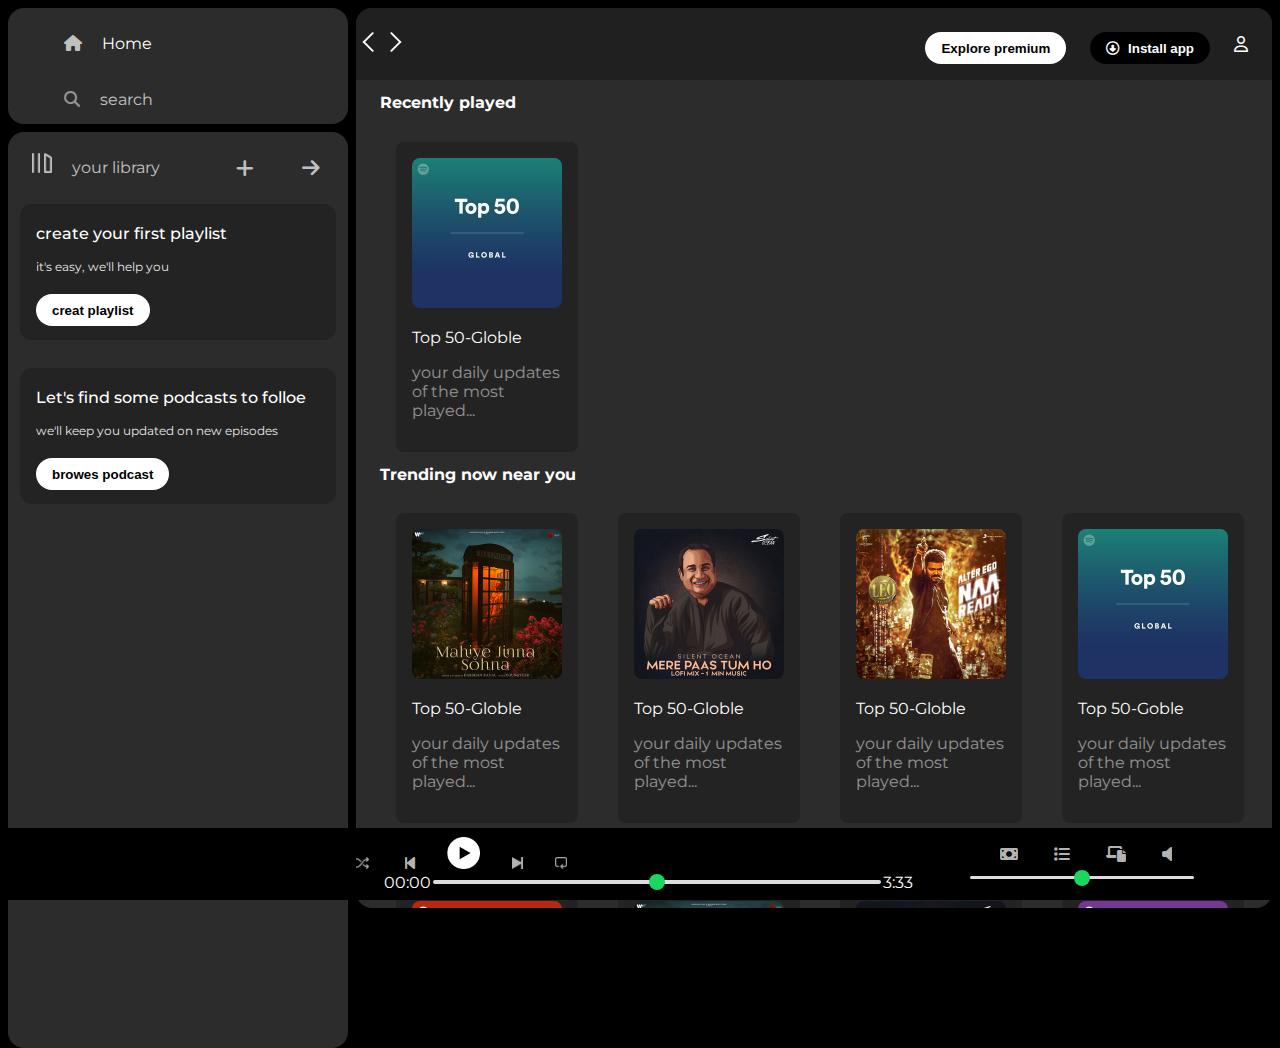
<file: index.html>
<!DOCTYPE html>
<html lang="en">
<head>
        <meta charset="UTF-8">
        <meta name="viewport" content="width=device-width, initial-scale=1.0">
        <title>Spotify-web player:music for everyone</title>
        <link rel="stylesheet" href="style.css">
        <link rel="icon" href="spo.png">
        <link rel="stylesheet" href="https://cdnjs.cloudflare.com/ajax/libs/font-awesome/6.4.2/css/all.min.css">
        <link rel="preconnect" href="https://fonts.googleapis.com">
        <link rel="preconnect" href="https://fonts.gstatic.com" crossorigin>
        <link href="https://fonts.googleapis.com/css2?family=Libre+Baskerville:ital@1&family=Montserrat:wght@300;400;500;600;700&family=Roboto&display=swap" rel="stylesheet">
        
</head>
<body>
     <div class="main">
      <div class="sidebar">
        <div class="nav">
           <div class="nav-option" style="opacity: 1;">
                <i class="fa-solid fa-house"></i>
                <a href="#">Home</a>     
           </div>
         <div class="nav-option">
                <i class="fa-solid fa-magnifying-glass"></i>
                <a href="#">search</a>
         </div>
       </div>
  <div class="library">
      <div class="option">
          <div class="lib-option nav-option">
                 <img src="library_icon.png" alt="">
                 <a href="#">your library</a>     
          </div>
        <div class="icons">
                 <i class="fa-solid fa-plus"></i>
                 <i class="fa-solid fa-arrow-right"></i>
        </div>
      </div>
           <div class="lib-box">
             <div class="box">
                 <p class="box-p1">create your first playlist</p>
                 <p class="box-p2">it's easy, we'll help you</p>
                 <button class="badge">creat playlist</button>
             </div>
            <div class="box">
                 <p class="box-p1">Let's find some podcasts to folloe</p>
                 <p class="box-p2">we'll keep you updated on new episodes</p>
                 <button class="badge">browes podcast</button>
            </div>
          </div>
      </div>
   </div>
<div class="main-containt">
  <div class="sticky-nav">
    <div class="sticky-nav-icons">
          <!-- <i class="fa-solid fa-chevron-left"></i>
          <i class="fa-solid fa-chevron-right hide"></i> -->
          <img src="backward_icon.png" >
          <img src="forward_icon.png" class="hide">
    </div>
    <div class="sticky-nav-option">
          <button class="badge nav-item hide">Explore premium</button>
          <button class="badge nav-item dark-badge"><i class="fa-regular fa-circle-down" style="margin-right:5px;"></i> Install app</button>
          <i class="fa-regular fa-user nav-item"></i>
    </div>
    </div>
          <h2>Recently played</h2>
  <div class="cards-container">
         <div class="card">
          <img src="card1.jpeg" class="card-img">
          <p class="card-title">Top 50-Globle</p>
          <p class="card-info">your daily updates of the most played...</p>
         </div>
  </div>
         <h2>Trending now near you</h2>
<div class="cards-container">
    <div class="card">
         <img src="card2.jpeg" class="card-img">
         <p class="card-title">Top 50-Globle</p>
         <p class="card-info">your daily updates of the most played...</p>
    </div>
  
  <div class="card">
         <img src="card3.jpeg" class="card-img">
         <p class="card-title">Top 50-Globle</p>
         <p class="card-info">your daily updates of the most played...</p>
  </div>

   <div class="card">
         <img src="card4.jpeg" class="card-img">
         <p class="card-title">Top 50-Globle</p>
         <p class="card-info">your daily updates of the most played...</p>
    </div>
    <div class="card">
         <img src="card1.jpeg" class="card-img">
         <p class="card-title">Top 50-Goble</p>
         <p class="card-info">your daily updates of the most played...</p>
    </div>
    </div>
    <h2>Featured Charts</h2>
    <div class="cards-container2">
    <div class="card">
         <img src="card6.jpeg" class="card-img">
         <p class="card-title">Top songs-india</p>
         <p class="card-info">your daily updates of the most played...</p>
    </div>
    <div class="card">
         <img src="card2.jpeg" class="card-img">
         <p class="card-title">Top songs-india</p>
         <p class="card-info">your daily updates of the most played...</p>
    </div>
    <div class="card">
         <img src="card3.jpeg" class="card-img">
         <p class="card-title">Top songs-india</p>
         <p class="card-info">your daily updates of the most played...</p>
    </div>
    <div class="card">
         <img src="card5.jpeg" class="card-img">
         <p class="card-title">Top songs-india</p>
         <p class="card-info">your daily updates of the most played...</p>
    </div>
  </div>
  <h2>Music Dhoon</h2>
  <div class="cards-container3">
     <div class="card">
          <img src="card1.jpeg" class="card-img">
          <p class="card-title">Top 50-Globle</p>
          <p class="card-info">your daily updates of the most played...</p>
     </div>
     <div class="card">
          <img src="card2.jpeg" class="card-img">
          <p class="card-title">Top 50-Globle</p>
          <p class="card-info">your daily updates of the most played...</p>
     </div>
     <div class="card">
          <img src="card3.jpeg" class="card-img">
          <p class="card-title">Top 50-Globle</p>
          <p class="card-info">your daily updates of the most played...</p>
     </div>
     <div class="card">
          <img src="card4.jpeg" class="card-img">
          <p class="card-title">Top 50-Globle</p>
          <p class="card-info">your daily updates of the most played...</p>
     </div>
</div>
<div class="footer">
     <div class="line"></div>
</div>
</div>
<div class="music-player">
     <div class="albam"></div>
     <div class="player">
          <div class="player-controls">
                <img src="player_icon1.png" class="player-controls-icon">
               <i class="fa-solid fa-backward-step"></i>
               <img src="player_icon3.png" class="player-controls-icon" style="opacity: 1; height: 2rem;">
               <img src="player_icon4.png" class="player-controls-icon">
               <img src="player_icon5.png" class="player-controls-icon">
          </div>
          <div class="playback-bar">
               <span class="curr-time">00:00</span>
               <input type="range"  min="0" max="100" class="progress-bar" step="1">
               <span class="tot-time">3:33</span>
          </div>
     </div>
     <div class="controls">
           <i class="fa-solid fa-money-bill"></i>
          <i class="fa-solid fa-list"></i>
          <i class="fa-solid fa-laptop-file"></i>
          <i class="fa-solid fa-volume-off"></i> 
          <input type="range"  min="0" max="100" class="progress-bar" step="1">

     </div>
</div>
</div>
</body>
</html>
</file>
<file: style.css>
body{
        font-family: 'Montserrat', sans-serif;
        margin: 0;
        background-color: black;
        color: white;
        overflow: hidden;

}
.main{
        display: flex;
        height: 100vh;
        padding: 0.5rem;
}
.sidebar{
        background-color: black;
        width: 340px;
        border-radius: 1rem;
        margin-right: 0.5rem ;  
}
.nav{
        background-color: #2c2c2c;
        border-radius: 1rem;
        flex-direction: column ;
        justify-content: center;
        height: 100px;
        padding: 0.5rem 0.75rem;
}
.nav-option{
        line-height: 2.5rem;
        opacity: 0.7;
        padding: 0.5rem 0.75rem;
}
.nav-option:hover{
        opacity: 1;
}
.nav-option i{
        font-size: 2,25rem;
}
.nav-option a{
        font-size: 1rem;
        margin-left: 1rem;
        text-decoration: none;
        color: white;
}
.library{
        background-color: #2c2c2c;
        border-radius: 1rem;
        height: 100%;
        margin-top: 0.5rem;
        padding: 0.5rem 0.75rem;
}
.option{
        display: flex;
        justify-content: space-between;
        align-items: center;
}
.lib-option img{
        height: 1.25rem;
        width: 1,25rem;
}
 .lib-option a{
        text-decoration: none;
        font-size: 1rem;
        color: white;
        margin-left: 1rem;
 }
 .icons{
        font-size: 1.25rem;
        display: flex;

 }
 .icons i{
        opacity: 0.7;
        margin-right: 1rem;

 }
 .icons i:hover{
        opacity: 1;
 }
 .box{
        background-color: #232323;
        height: 8rem;
        border-radius: 0.75rem;
        margin: 0.5rem 0 1.75rem 0; 
        padding:  0.25rem 1rem;
 }
 .box-p1{
        font-size: 1rem;
        font-weight: 500;
        color: rgb(255, 255, 255);
 }
 .box-p2{
        font-size: 0.75rem;
         opacity: 0.9; 
 }
 .badge{
        background-color: white;
        border: none;
        border-radius: 100px;
        padding: 0.25rem 1rem;
        font-weight: 700;
        margin-top: 0.5rem;
        height: 2rem;
        width: fit-content;
 }
 .box button:hover{
        background-color: red;
        color:white;
 }
 .dark-badge{
        background-color: #000;
        color: white;
 }

.main-containt{
        background-color: #2c2c2c;
        flex: 1;
        border-radius: 1rem;
        overflow: auto; 
        /* padding: 0 1.5rem 0 1.5rem; */
}
.music-player{
        background-color: black;
        position: fixed;
        bottom: 0;
        width: 100%;
        height: 72px;
}
.sticky-nav{
        position: sticky;
        top: 0;
        background-color: #202020;
        display: flex;
        justify-content: space-between;
        align-items: center;
        padding: 1rem 0 1rem 0;
        z-index: 10;
}
.sticky-nav-icons img{
        font-size: 1.5rem;
}

.sticky-nav-option{
        display: flex;
        justify-content: center;
        align-items: center;
}
.sticky-nav-option button:hover{
        background-color: blue;
        color: black;
}
.sticky-nav-option i:hover{
        font-size: 1.5rem;
}
.nav-item {
        margin-right: 1.5rem;
}
@media (max-width:1000px){
        .hide{
                display: none;
        }
}
 .card{
        background-color: #232323;
        width: 150px;
        border-radius: 0.5rem;
        padding: 1rem;
        margin-left: 2.5rem;
        margin-top: 1rem;
 }
 /* .card:hover{
        border:solid bisque;
 } */
 .cards-container{
        display: flex;
        flex-wrap: wrap;
 }
 .card-img{
        width: 100%;
        border-radius: 0.5rem;
 }
 .card-title{
        font-size: 600;
 }
 .card-info{
        font-size: 0.85;
        opacity: 0.5;       
 }
 .cards-container2{
        display: flex;
        flex-wrap: wrap;
 }

 .cards-container3{
        display: flex;
        flex-wrap: wrap;
 }
h2{
    padding-left: 1.5rem;
    font-size: 1rem;
}
h2:hover{
        font-size: 1.5rem;
        color: aquamarine;
}
.footer{
        height: 300px;
        display: flex;
        align-items:center ;
        justify-content: center;

}
.line{
        width: 90%;
        height: 150px;
        border-top: 1px solid white;
        opacity: 0.4;
}
.music-player{
        display: flex;
        justify-content: space-between;
        align-items: center;
}
.albam{
        width: 25%;
        /* background-color: pink; */
}
.player{
        width: 50%;
        /* background-color: blueviolet; */
}
.controls{
        width: 25%;      
}
.player-controls-icon{
        justify-content: center;
        align-items: center;
        
        height: 0.75rem;
        margin-left: 1.75rem ;
        opacity: 0.7;
}
.player-controls-icon:hover{
        opacity: 1;
}
.playback-bar{
        display: flex;
        justify-content: center;
        align-items: center;
}
.progress-bar{
        width: 70%;
        appearance: none;
        background-color: transparent;
        cursor: pointer;
}
.progress-bar::-webkit-slider-runnable-track{
        background-color: #ddd;
        border-radius: 100px;
        height: 0.2rem;
}
.progress-bar::-webkit-slider-thumb{
        appearance: none;
        height: 1rem;
        width: 1rem;
        background-color: #1bd760;
        border-radius: 50%;
        margin-top: -6px;    
}
.fa-solid {
         margin-left: 2rem; 
        opacity: 0.7;
}
.fa-solid:hover{
        opacity: 1;
}
</file>
